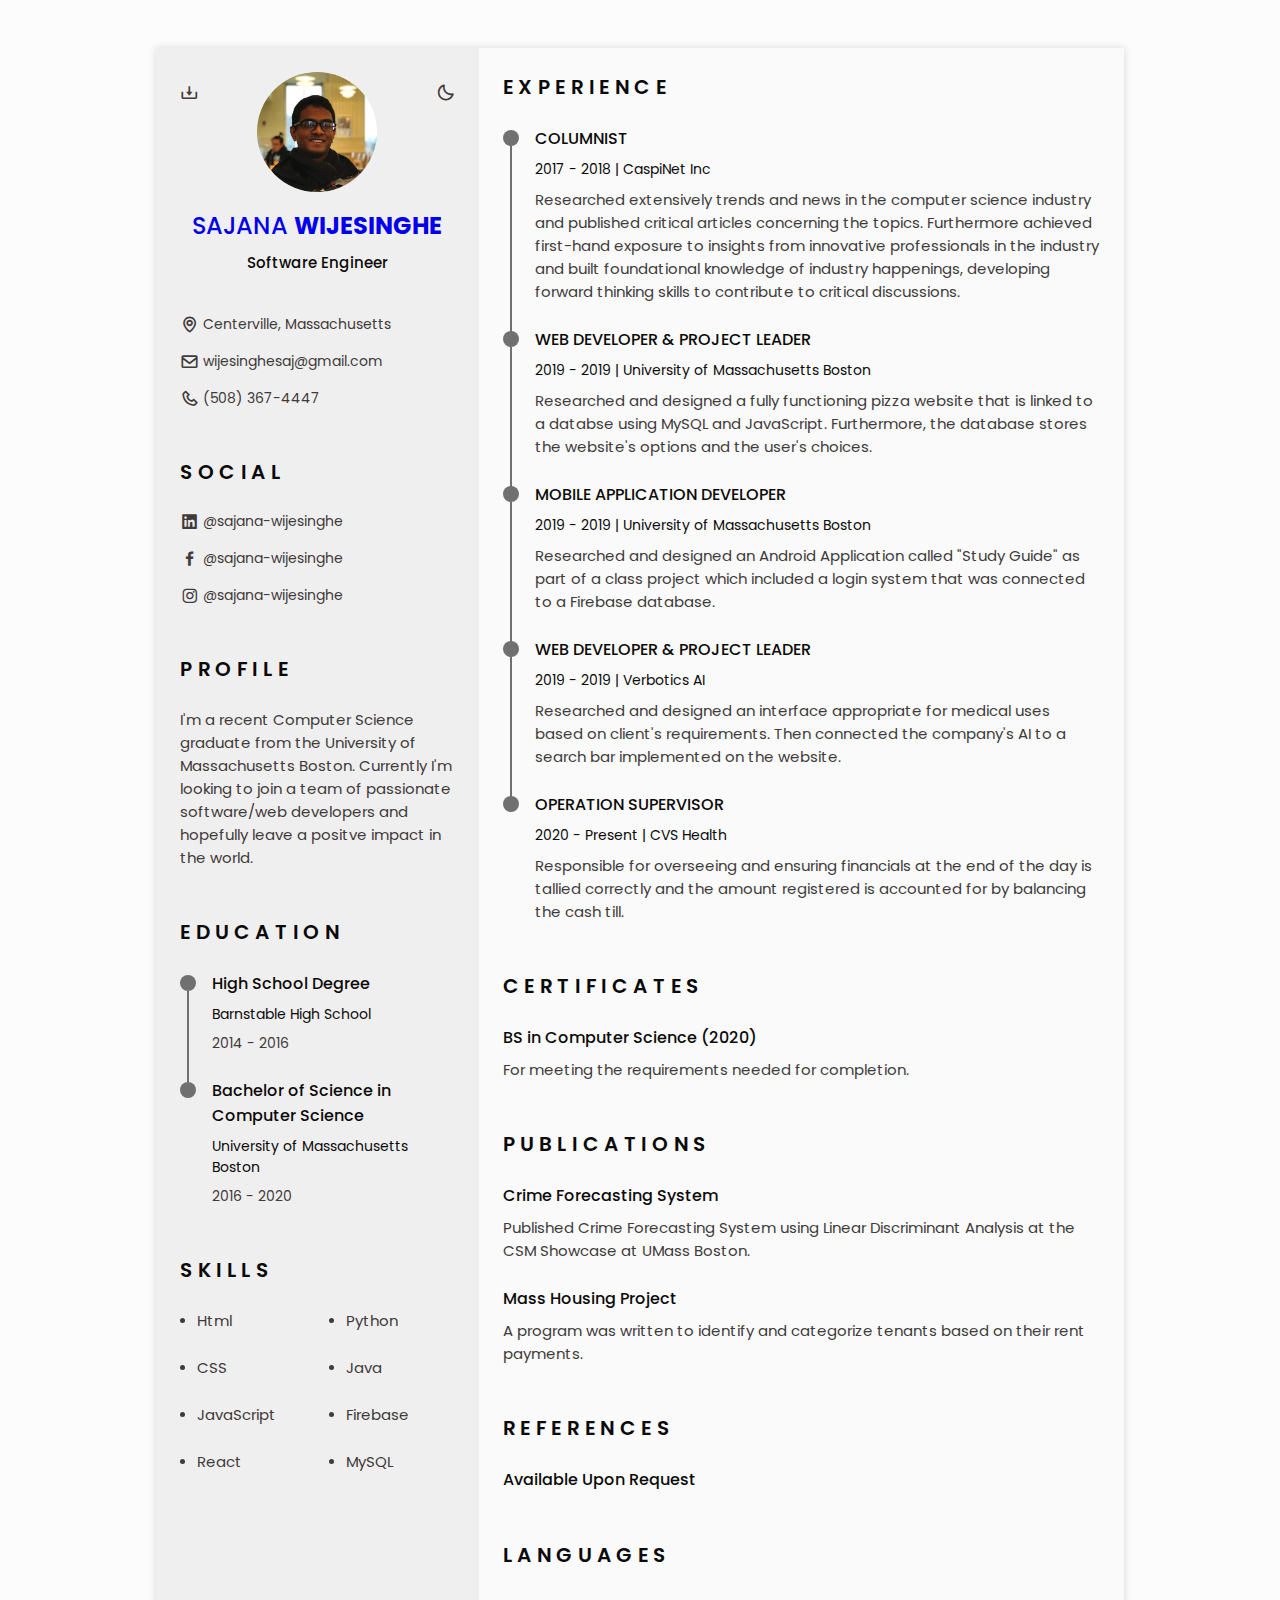
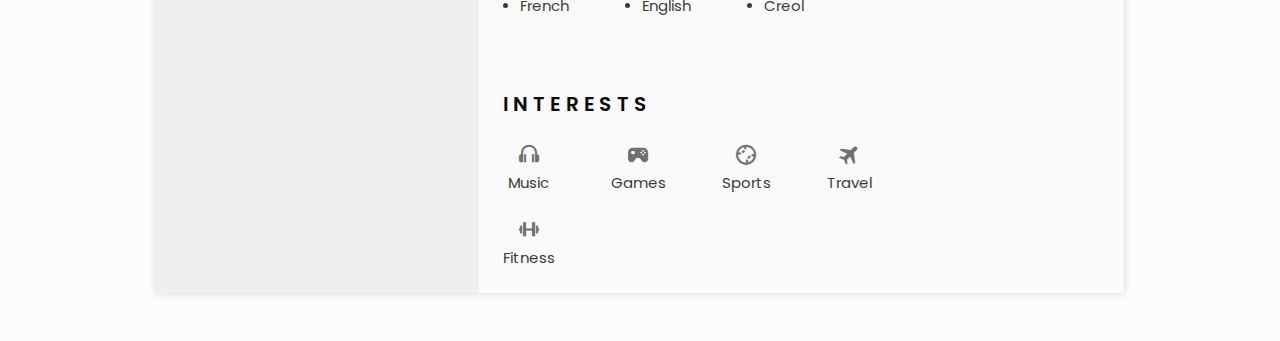
<file: CV/index.html>
<!DOCTYPE html>
<html lang="en">

<head>
  <meta charset="UTF-8">
  <meta name="viewport" content="width=device-width, initial-scale=1.0">

  <!--========== BOX ICONS ==========-->
  <link rel="stylesheet" href="https://cdn.jsdelivr.net/npm/boxicons@latest/css/boxicons.min.css">

  <!--========== CSS ==========-->
  <link rel="stylesheet" href="assets/css/styles.css">

  <title>Sajana Wijesinghe</title>
  <link rel="icon" href="assets/img/favicon.ico">

</head>

<body>
  <!--========== HEADER ==========-->
  <header class="l-header" id="header">
    <nav class="nav bd-container">
      <a href="#" class=nav_logo"">Sajana</a>

      <div class="nav_menu" id="nav-menu">
        <ul class="nav_list">
          <li class="nav_item">
            <a href="#home" class="nav_link active-link">
              <i class='bx bx-home nav_icon'></i>Home
            </a>
          </li>

          <li class="nav_item">
            <a href="#profile" class="nav_link">
              <i class='bx bx-user nav_icon'></i>Profile
            </a>
          </li>

          <li class="nav_item">
            <a href="#education" class="nav_link">
              <i class='bx bx-book nav_icon'></i>Education
            </a>
          </li>

          <li class="nav_item">
            <a href="#skills" class="nav_link">
              <i class='bx bx-receipt nav_icon'></i>Skills
            </a>
          </li>

          <li class="nav_item">
            <a href="#experience" class="nav_link">
              <i class='bx bx-briefcase-alt nav_icon'></i>Experience
            </a>
          </li>

          <li class="nav_item">
            <a href="#certificates" class="nav_link">
              <i class='bx bx-award nav_icon'></i>Certificates
            </a>
          </li>

          <li class="nav_item">
            <a href="#publications" class="nav_link">
              <i class='bx bx-book-content nav_icon'></i>Publications
            </a>
          </li>

          <li class="nav_item">
            <a href="#references" class="nav_link">
              <i class='bx bx-link-external nav_icon'></i>References
            </a>
          </li>
        </ul>
      </div>

      <div class="nav_toggle" id="nav-toggle">
        <i class='bx bx-grid-alt'></i>
      </div>
    </nav>
  </header>

  <main class="l-main bd-container">
    <!-- All elements within this div, is generated in PDF -->
    <div class="resume" id="area-cv">
      <div class="resume_left">
        <!--========== HOME ==========-->
        <section class="home" id="home">
          <div class="home_container section bd-grid">
            <div class="home_data bd-grid">
              <img src="assets/img/perfil.jpg" alt="" class="home_img">

              <h1 class="home_title"><a href="../index.html">SAJANA <b>WIJESINGHE</b></a></h1>
              <h3 class="home_profession">Software Engineer</h3>

              <div>
                <a download="" href="assets/pdf/ResumeCv.pdf" class="home_button-movil">Download</a>
              </div>
            </div>

            <div class="home_address bd-grid">
              <span class="home_information">
                <i class='bx bx-map home_icon'></i>Centerville, Massachusetts
              </span>

              <span class="home_information">
                <i class='bx bx-envelope home_icon'></i>wijesinghesaj@gmail.com
              </span>

              <span class="home_information">
                <i class='bx bx-phone home_icon'></i>(508) 367-4447
              </span>
            </div>
          </div>

          <!-- Theme change button -->
          <i class='bx bx-moon change-theme' title="Theme" id="theme-button"></i>

          <!-- Button to generate and download the pdf. Available for desktop. -->
          <i class='bx bx-download generate-pdf' title="Generate PDF" id="resume-button"></i>
        </section>

        <!--========== SOCIAL ==========-->
        <section class="social section">
          <h2 class="section-title">SOCIAL</h2>

          <div class="social_container bd-grid">
            <a href="https://www.linkedin.com/in/sajana-wijesinghe" target="_blank" class="social_link">
              <i class='bx bxl-linkedin-square social_icon'></i>@sajana-wijesinghe
            </a>
            <a href="https://www.facebook.com/sajana.wijesinghe.54" target="_blank" class="social_link">
              <i class='bx bxl-facebook social_icon'></i>@sajana-wijesinghe
            </a>
            <a href="https://www.instagram.com/stormking96" target="_blank" class="social_link">
              <i class='bx bxl-instagram social_icon'></i>@sajana-wijesinghe
            </a>
          </div>
        </section>

        <!--========== PROFILE ==========-->
        <section class="profile section" id="profile">
          <h2 class="section-title">PROFILE</h2>

          <p class="profile_description">I'm a recent Computer Science graduate from the University of Massachusetts Boston. Currently I'm looking to join a team of passionate software/web developers and hopefully leave a positve impact in the world.
          </p>
        </section>

        <!--========== EDUCATION ==========-->
        <section class="education section" id="education">
          <h2 class="section-title">EDUCATION</h2>

          <div class="education_container bd-grid">
            <div class="education_content">
              <div class="education_time">
                <span class="education_rounder"></span>
                <span class="education_line"></span>
              </div>

              <div class="education_data bd-grid">
                <h3 class="education_title">High School Degree</h3>
                <span class="education_studies">Barnstable High School</span>
                <span class="education_year">2014 - 2016</span>
              </div>
            </div>

            <div class="education_content">
              <div class="education_time">
                <span class="education_rounder"></span>
                <!-- <span class="education_line"></span> -->
              </div>

              <div class="education_data bd-grid">
                <h3 class="education_title">Bachelor of Science in Computer Science</h3>
                <span class="education_studies">University of Massachusetts Boston</span>
                <span class="education_year">2016 - 2020</span>
              </div>
            </div>
          </div>
        </section>


        <!--========== SKILLS  ==========-->
        <section class="skills section" id="skills">
          <h2 class="section-title">SKILLS</h2>

          <div class="skills_content bd-grid">
            <ul class="skills_data">
              <li class="skills_name">
                <span class="skills_circle"></span>Html
              </li>
              <li class="skills_name">
                <span class="skills_circle"></span>CSS
              </li>
              <li class="skills_name">
                <span class="skills_circle"></span>JavaScript
              </li>
              <li class="skills_name">
                <span class="skills_circle"></span>React
              </li>
            </ul>

            <ul class="skills_data">
              <li class="skills_name">
                <span class="skills_circle"></span>Python
              </li>
              <li class="skills_name">
                <span class="skills_circle"></span>Java
              </li>
              <li class="skills_name">
                <span class="skills_circle"></span>Firebase
              </li>
              <li class="skills_name">
                <span class="skills_circle"></span>MySQL
              </li>
            </ul>
          </div>
        </section>

      </div>

      <div class="resume_right">
        <!--========== EXPERIENCE ==========-->
        <section class="experience section" id="experience">
          <h2 class="section-title">EXPERIENCE</h2>

          <div class="experience_container bd-grid">
            <div class="experience_content">
              <div class="experience_time">
                <span class="experience_rounder"></span>
                <span class="experience_line"></span>
              </div>

              <div class="experience_data bd-grid">
                <h3 class="experience_title">COLUMNIST</h3>
                <span class="experience_company">2017 - 2018 | CaspiNet Inc</span>
                <p class="experience_description">Researched extensively trends and news in the computer science industry and published critical articles concerning the topics. Furthermore achieved first-hand exposure to insights from innovative professionals in the industry and built foundational knowledge of industry happenings, developing forward thinking skills to contribute to critical discussions.</p>
              </div>
            </div>

            <div class="experience_content">
              <div class="experience_time">
                <span class="experience_rounder"></span>
                <span class="experience_line"></span>
              </div>

              <div class="experience_data bd-grid">
                <h3 class="experience_title">WEB DEVELOPER & PROJECT LEADER</h3>
                <span class="experience_company">2019 - 2019 | University of Massachusetts Boston</span>
                <p class="experience_description">Researched and designed a fully functioning pizza website that is linked to a databse using MySQL and JavaScript. Furthermore, the database stores the website's options and the user's choices.</p>
              </div>
            </div>

            <div class="experience_content">
              <div class="experience_time">
                <span class="experience_rounder"></span>
                <span class="experience_line"></span>
              </div>

              <div class="experience_data bd-grid">
                <h3 class="experience_title">MOBILE APPLICATION DEVELOPER</h3>
                <span class="experience_company">2019 - 2019 | University of Massachusetts Boston</span>
                <p class="experience_description">Researched and designed an Android Application called "Study Guide" as part of a class project which included a login system that was connected to a Firebase database.</p>
              </div>
            </div>

            <div class="experience_content">
              <div class="experience_time">
                <span class="experience_rounder"></span>
                <span class="experience_line"></span>
              </div>

              <div class="experience_data bd-grid">
                <h3 class="experience_title">WEB DEVELOPER & PROJECT LEADER</h3>
                <span class="experience_company">2019 - 2019 | Verbotics AI</span>
                <p class="experience_description">Researched and designed an interface appropriate for medical uses based on client's requirements. Then connected the company's AI to a search bar implemented on the website.</p>
              </div>
            </div>

            <div class="experience_content">
              <div class="experience_time">
                <span class="experience_rounder"></span>
                <!-- <span class="experience_line"></span> -->
              </div>

              <div class="experience_data bd-grid">
                <h3 class="experience_title">OPERATION SUPERVISOR</h3>
                <span class="experience_company">2020 - Present | CVS Health</span>
                <p class="experience_description">Responsible for overseeing and ensuring financials at the end of the day is tallied correctly and the amount registered is accounted for by balancing the cash till.</p>
              </div>
            </div>
          </div>
        </section>

        <!--========== CERTIFICATES ==========-->
        <section class="certificate section" id="certificates">
          <h2 class="section-title">CERTIFICATES</h2>

          <div class="certificate_container bd-grid">
            <div class="certificate_content">
              <h3 class="certificate_title">BS in Computer Science (2020)</h3>
              <p class="certificate_description">For meeting the requirements needed for completion.</p>
            </div>
          </div>
        </section>

        <!--========== PUBLICATIONS ==========-->
        <section class="publications section" id="publications">
          <h2 class="section-title">PUBLICATIONS</h2>

          <div class="publications_container bd-grid">
            <div class="publications_content">
              <h3 class="publications_title">Crime Forecasting System</h3>
              <p class="publications_description">Published Crime Forecasting System using Linear Discriminant Analysis at the CSM Showcase at UMass Boston.</p>
            </div>

            <div class="publications_content">
              <h3 class="publications_title">Mass Housing Project</h3>
              <p class="publications_description">A program was written to identify and categorize tenants based on their rent payments.</p>
            </div>
          </div>
        </section>

        <!--========== REFERENCES ==========-->
        <section class="references section" id="references">
          <h2 class="section-title">REFERENCES</h2>

          <div class="references_content bd-grid">
            <h3 class="references_title">Available Upon Request</h3>
          </div>

          <!-- <div class="references_container bd-grid">
            <div class="references_content bd-grid">
              <span class="references_subtitle">University of Massachusetts Boston Professor</span>
              <h3 class="references_title">Brian L Meredith</h3>
              <ul class="references_contact">
                <li>Phone: (978) 328-4786</li>
              </ul>
            </div>

            <div class="references_content bd-grid">
              <span class="references_subtitle">Macy’s Manager</span>
              <h3 class="references_title">Sandra Johnson</h3>
              <ul class="references_contact">
                <li>Phone: (508) 776-1043</li>
              </ul>
            </div>

            <div class="references_content bd-grid">
              <span class="references_subtitle">University of Massachusetts Boston Professor / Academic Advisor</span>
              <h3 class="references_title">Kori Lantas</h3>
              <ul class="references_contact">
                <li>Phone: (617) 287-5500</li>
                <li>Email: kori.lantas@umb.edu</li>
              </ul>
            </div>
          </div> -->
        </section>

        <!--========== LANGUAGES ==========-->
        <section class="languages section">
          <h2 class="section-title">LANGUAGES</h2>

          <div class="languages_container">
            <ul class="languages_content bd-grid">
              <li class="languages_name">
                <span class="languages_circle"></span>French
              </li>
              <li class="languages_name">
                <span class="languages_circle"></span>English
              </li>
              <li class="languages_name">
                <span class="languages_circle"></span>Creol
              </li>
            </ul>
          </div>
        </section>

        <!--========== INTERESTS ==========-->
        <section class="interests section">
          <h2 class="section-title">INTERESTS</h2>

          <div class="interests_container bd-grid">
            <div class="interests_content">
              <i class='bx bx-headphone interests_icon'></i>
              <span class="interests_name">Music</span>
            </div>

            <div class="interests_content">
              <i class='bx bxs-joystick interests_icon'></i>
              <span class="interests_name">Games</span>
            </div>

            <div class="interests_content">
              <i class='bx bx-baseball interests_icon'></i>
              <span class="interests_name">Sports</span>
            </div>

            <div class="interests_content">
              <i class='bx bxs-plane-alt interests_icon'></i>
              <span class="interests_name">Travel</span>
            </div>

            <div class="interests_content">
              <i class='bx bx-dumbbell interests_icon'></i>
              <span class="interests_name">Fitness</span>
            </div>
          </div>
        </section>
      </div>
    </div>
  </main>

  <!--========== SCROLL TOP ==========-->
  <a href="#" class="scrolltop" id="scroll-top">
    <i class='bx bx-up-arrow-alt scrolltop_icon'></i>
  </a>

  <!--========== HTML2PDF ==========-->
  <script src="assets/js/html2pdf.bundle.min.js"></script>

  <!--========== MAIN JS ==========-->
  <script src="assets/js/main.js"></script>
</body>

</html>
</file>
<file: CV/assets/css/styles.css>
/*===== GOOGLE FONTS =====*/
@import url('https://fonts.googleapis.com/css2?family=Poppins:wght@400;500;600&display=swap');

/*===== VARIABLES CSS =====*/
:root {
  --header-height: 3rem;

  /*========== Colors ==========*/
  --title-color: #0B0A0A;
  --text-color: #403A3A;
  --text-color-light: #707070;
  --container-color: #FAFAFA;
  --container-color-alt: #F0EFEF;
  --body-color: #FCFCFC;

  /*========== Font and typography ==========*/
  --body-font: 'Poppins', sans-serif;
  --h1-font-size: 1.5rem;
  --h2-font-size: 1.25rem;
  --h3-font-size: 1rem;
  --normal-font-size: .938rem;
  --small-font-size: .875rem;
  --smaller-font-size: .813rem;

  /*========== Font weight ==========*/
  --font-medium: 500;
  --font-semi-bold: 600;

  /*========== Margenes ==========*/
  --mb-1: .5rem;
  --mb-2: 1rem;
  --mb-3: 1.5rem;

  /*========== z index ==========*/
  --z-tooltip: 10;
  --z-fixed: 100;
}

/*========== BASE ==========*/
*, ::before, ::after {
  box-sizing: border-box;
}

html {
  scroll-behavior: smooth;
}

/*========== Variables Dark theme ==========*/
body.dark-theme {
  --title-color: #F2F2F2;
  --text-color: #BFBFBF;
  --container-color: #212121;
  --container-color-alt: #181616;
  --body-color: #2B2B2B;
}

/*========== Button Dark/Light ==========*/
.change-theme {
  position: absolute;
  right: 0;
  top: 2.2rem;
  display: flex;
  color: var(--text-color);
  font-size: 1.2rem;
  cursor: pointer;
}

.change-theme:hover {
  color: var(--title-color);
}

/*========== Font size variables to scale cv ==========*/
body.scale-cv {
  --h1-font-size: .938rem;
  --h2-font-size: .938rem;
  --h3-font-size: .875rem;
  --normal-font-size: .813rem;
  --small-font-size: .75rem;
  --smaller-font-size: .688rem;
}

/*========== Generate PDF button ==========*/
.generate-pdf {
  display: none;
  position: absolute;
  top: 2.2rem;
  left: 0;
  font-size: 1.2rem;
  color: var(--text-color);
  cursor: pointer;
}

.generate-pdf:hover {
  color: var(--title-color);
}

/*========== Classes modified to reduce size and print on A4 sheet ==========*/
.scale-cv .change-theme, .scale-cv .generate-pdf{
  display: none;
}

.scale-cv .bd-container {
  max-width: 595px;
}

.scale-cv .section {
  padding: 1.5rem 0 .80rem;
}

.scale-cv .section-title {
  margin-bottom: .75rem;
}

.scale-cv .resume_left, .scale-cv .resume_right {
  padding: 0 1rem;
}

.scale-cv .home_img {
  width: 90px;
  height: 90px;
}

.scale-cv .home_container {
  gap: 1.5rem;
}

.scale-cv .home_data {
  gap: .25rem;
}

.scale-cv .home_address, .scale-cv .social_container {
  gap: .75rem;
}

.scale-cv .home_icon, .scale-cv .social_icon, .scale-cv .interests_icon {
  font-size: 1rem;
}

.scale-cv .education_container, .scale-cv .experience_container, .scale-cv .certificate_container, .publications_container {
  gap: 1rem;
}

.scale-cv .education_time, .scale-cv .experience_time {
  padding-right: .5rem;
}

.scale-cv .education_rounder, .scale-cv .experience_rounder {
  width: 11px;
  height: 11px;
  margin-top: .22rem;
}

.scale-cv .education_line, .scale-cv .experience_line {
  width: 1px;
  transform: translate(5px, 0);
}

.scale-cv .education_data, .scale-cv .experience_data {
  gap: .25rem;
}

.scale-cv .skills_name {
  margin-bottom: var(--mb-1);
}

.scale-cv .interests_container {
  column-gap: 2.5rem;
}

body {
  margin: 0 0 var(--header-height) 0;
  padding: 0;
  font-family: var(--body-font);
  font-size: var(--normal-font-size);
  background-color: var(--body-color);
  color: var(--text-color)
}

h1, h2, h3, ul, p {
  margin: 0;
}

h1, h2, h3 {
  color: var(--title-color);
  font-weight: var(--font-medium);
}

ul {
  padding: 0;
  list-style: none;
}

a {
  text-decoration: none;
}

img {
  max-width: 100%;
  height: auto;
}

/*========== CLASS CSS ==========*/
.section {
  padding: 1.5rem 0;
}

.section-title {
  font-size: var(--h2-font-size);
  color: var(--title-color);
  font-weight: var(--font-semi-bold);
  text-transform: uppercase;
  letter-spacing: .35rem;
  text-align: center;
  margin-bottom: var(--mb-3);
}

/*========== LAYOUT ==========*/
.bd-container {
  max-width: 968px;
  width: calc(100% - 3rem);
  margin-left: var(--mb-3);
  margin-right: var(--mb-3);
}

.bd-grid {
  display: grid;
  gap: 1.5rem;
}

.l-header {
  width: 100%;
  position: fixed;
  bottom: 0;
  left: 0;
  z-index: var(--z-fixed);
  background-color: var(--body-color);
  box-shadow: 0 -1px 4px rgba(0, 0, 0, .1);
  transition: .3s;
}

/*========== NAV ==========*/
.nav {
  height: var(--header-height);
  display: flex;
  justify-content: space-between;
  align-items: center;
}

@media screen and (max-width: 968px) {
  .nav_menu {
    position: fixed;
    bottom: -100%;
    left: 0;
    width: 100%;
    padding: 2rem 1.5rem;
    background-color: var(--body-color);
    box-shadow: 0 1px 4px rgba(0, 0, 0, .1);
    border-radius: 1rem 1rem 0 0;
    z-index: var(--z-fixed);
    transition: .3s;
  }
}

.nav_logo, .nav_toggle {
  color: var(--title-color);
  font-weight: var(--font-medium);
}

.nav_toggle {
  font-size: 1.2rem;
  cursor: pointer;
}

.nav_item {
  text-align: center;
}

.nav_list {
  display: grid;
  grid-template-columns: repeat(3, 1fr);
  gap: 2rem;
}

.nav_link {
  display: flex;
  flex-direction: column;
  font-size: var(--smaller-font-size);
  color: var(--text-color-light);
  font-weight: var(--font-medium);
}

.nav_link:hover {
  color: var(--title-color);
}

.nav_icon {
  font-size: 1.2rem;
  margin-bottom: var(--mb-1);
}

/* Show menu */
.show-menu {
  bottom: var(--header-height)
}

/* Active menu link */
.active-link {
  color: var(--title-color);
}

/*========== HOME ==========*/
.home {
  position: relative;
}

.home_container {
  gap: 3rem;
}

.home_data {
  gap: .5rem;
  text-align: center;
}

.home_img {
  width: 120px;
  height: 120px;
  border-radius: 50%;
  justify-self: center;
  margin-bottom: var(--mb-1);
}

.home_title {
  font-size: var(--h1-font-size);
}

.home_profession {
  font-size: var(--normal-font-size);
  margin-bottom: var(--mb-1);
}

.home_address {
  gap: 1rem;
}

.home_information {
  display: flex;
  align-items: center;
  font-size: var(--small-font-size);
}

.home_icon {
  font-size: 1.2rem;
  margin-right: .25rem;
}

.home_button-movil {
  display: inline-block;
  border: 2px solid var(--text-color);
  color: var(--title-color);
  padding: 1rem 2rem;
  border-radius: .25rem;
  transition: .3s;
  font-weight: var(--font-medium);
  margin-top: var(--mb-3);
}

.home_button-movil:hover {
  background-color: var(--text-color);
  color: var(--container-color);
}

/*========== SOCIAL ==========*/
.social_container {
  grid-template-columns: max-content;
  gap: 1rem;
}

.social_link {
  display: inline-flex;
  align-items: center;
  font-size: var(--small-font-size);
  color: var(--text-color);
}

.social_link:hover {
  color: var(--title-color);
}

.social_icon {
  font-size: 1.2rem;
  margin-right: .25rem;
}

/*========== PROFILE ==========*/
.profile_description {
  text-align: center;
}

/*========== EDUCATION AND EXPERIENCE ==========*/
.education_content, .experience_content {
  display: flex;
}

.education_time, .experience_time {
  padding-right: 1rem;
}

.education_rounder, .experience_rounder {
  position: relative;
  display: block;
  width: 16px;
  height: 16px;
  background-color: var(--text-color-light);
  border-radius: 50%;
  margin-top: .25rem;
}

.education_line {
  display: block;
  width: 2px;
  height: 110%;
  background-color: var(--text-color-light);
  transform: translate(7px, 0);
}

.experience_line {
  display: block;
  width: 2px;
  height: 109%;
  background-color: var(--text-color-light);
  transform: translate(7px, 0);
}

.education_data, .experience_data {
  gap: .5rem;
}

.education_title, .experience_title {
  font-size: var(--h3-font-size);
}

.education_studies, .experience_company {
  font-size: var(--small-font-size);
  color: var(--title-color);
}

.education_year {
  font-size: var(--small-font-size);
}

/*========== SKILLS AND LANGUAGES ==========*/
.skills_content, .languages_content {
  grid-template-columns: repeat(2, 1fr);
}

.languages_content {
  gap: 0;
}

.skills_name, .languages_name {
  display: flex;
  align-items: center;
  margin-bottom: var(--mb-3);
}

.skills_circle, .languages_circle {
  display: inline-block;
  width: 5px;
  height: 5px;
  background-color: var(--text-color);
  border-radius: 50%;
  margin-right: .75rem;
}

/*========== CERTIFICATES ==========*/
.certificate_title {
  font-size: var(--h3-font-size);
  margin-bottom: var(--mb-1);
}

/*========== PUBLICATIONS ==========*/
.publications_title {
  font-size: var(--h3-font-size);
  margin-bottom: var(--mb-1);
}

/*========== REFERENCES ==========*/
.references_content {
  gap: .25rem;
}

.references_subtitle {
  color: var(--text-color-light);
}

.references_subtitle, .references_contact {
  font-size: var(--smaller-font-size);
}

.references_title {
  font-size: var(--h3-font-size);
}

/*========== INTERESTS ==========*/
.interests_container {
  grid-template-columns: repeat(3, 1fr);
  margin-top: var(--mb-2);
}

.interests_content {
  display: flex;
  flex-direction: column;
  align-items: center;
}

.interests_icon {
  font-size: 1.5rem;
  color: var(--text-color-light);
  margin-bottom: .25rem;
}

/* Scroll top */
.scrolltop {
  position: fixed;
  right: 1rem;
  bottom: -20%;
  display: flex;
  justify-content: center;
  align-items: center;
  padding: .3rem;
  background-color: var(--container-color-alt);
  border-radius: .4rem;
  z-index: var(--z-tooltip);
  transition: .4s;
  visibility: hidden;
}

.scrolltop_icon {
  font-size: 1.2rem;
  color: var(--text-color);
}

.show-scroll {
  visibility: visible;
  bottom: 5rem;
}

/*========== MEDIA QUERIES ==========*/
/* For small devices, menu two columns */
@media screen and (max-width: 320px) {
  .nav_list {
    grid-template-columns: repeat(2, 1fr);
    gap: 1rem .5rem;
  }
}

/* Classes modified for large screen size */
@media screen and (min-width: 968px) {
  body {
    margin: 3rem 0;
  }

  .bd-container {
    margin-left: auto;
    margin-right: auto;
  }

  .l-header, .scrolltop {
    display: none;
  }

  .resume {
    display: grid;
    grid-template-columns: .5fr 1fr;
    background-color: var(--container-color);
    box-shadow: 0 0 8px rgba(13, 12, 12, 0.15);
  }

  .resume_left {
    background-color: var(--container-color-alt);
  }

  .resume_left, .resume_right {
    padding: 0 1.5rem;
  }

  .generate-pdf {
    display: inline-block;
  }

  .section-title, .profile_description {
    text-align: initial;
  }

  .home_container {
    gap: 1.5rem;
  }

  .home_button-movil {
    display: none;
  }

  .references_container {
    grid-template-columns: repeat(2, 1fr);
  }

  .languages_content {
    grid-template-columns: repeat(3, max-content);
    column-gap: 3.5rem;
  }

  .interests_container {
    grid-template-columns: repeat(4, max-content);
    column-gap: 3.5rem;
  }
}
</file>
